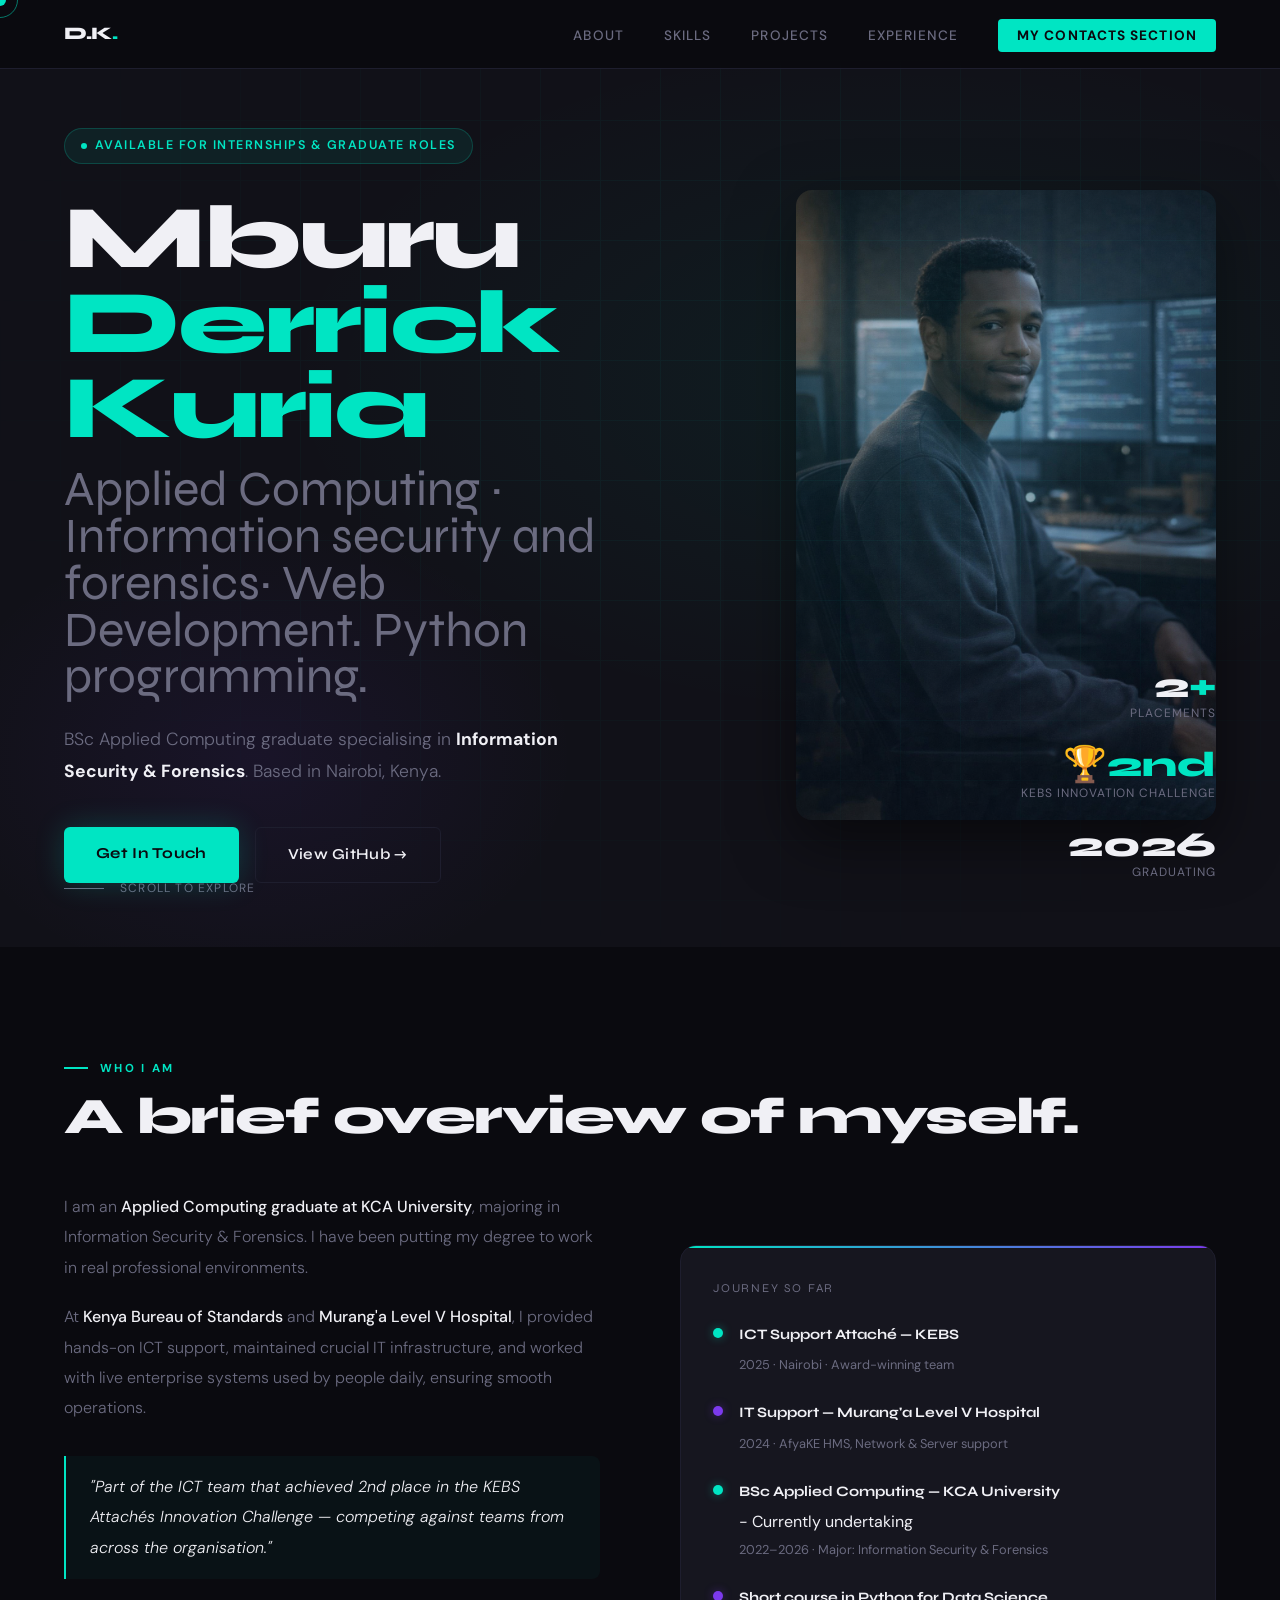
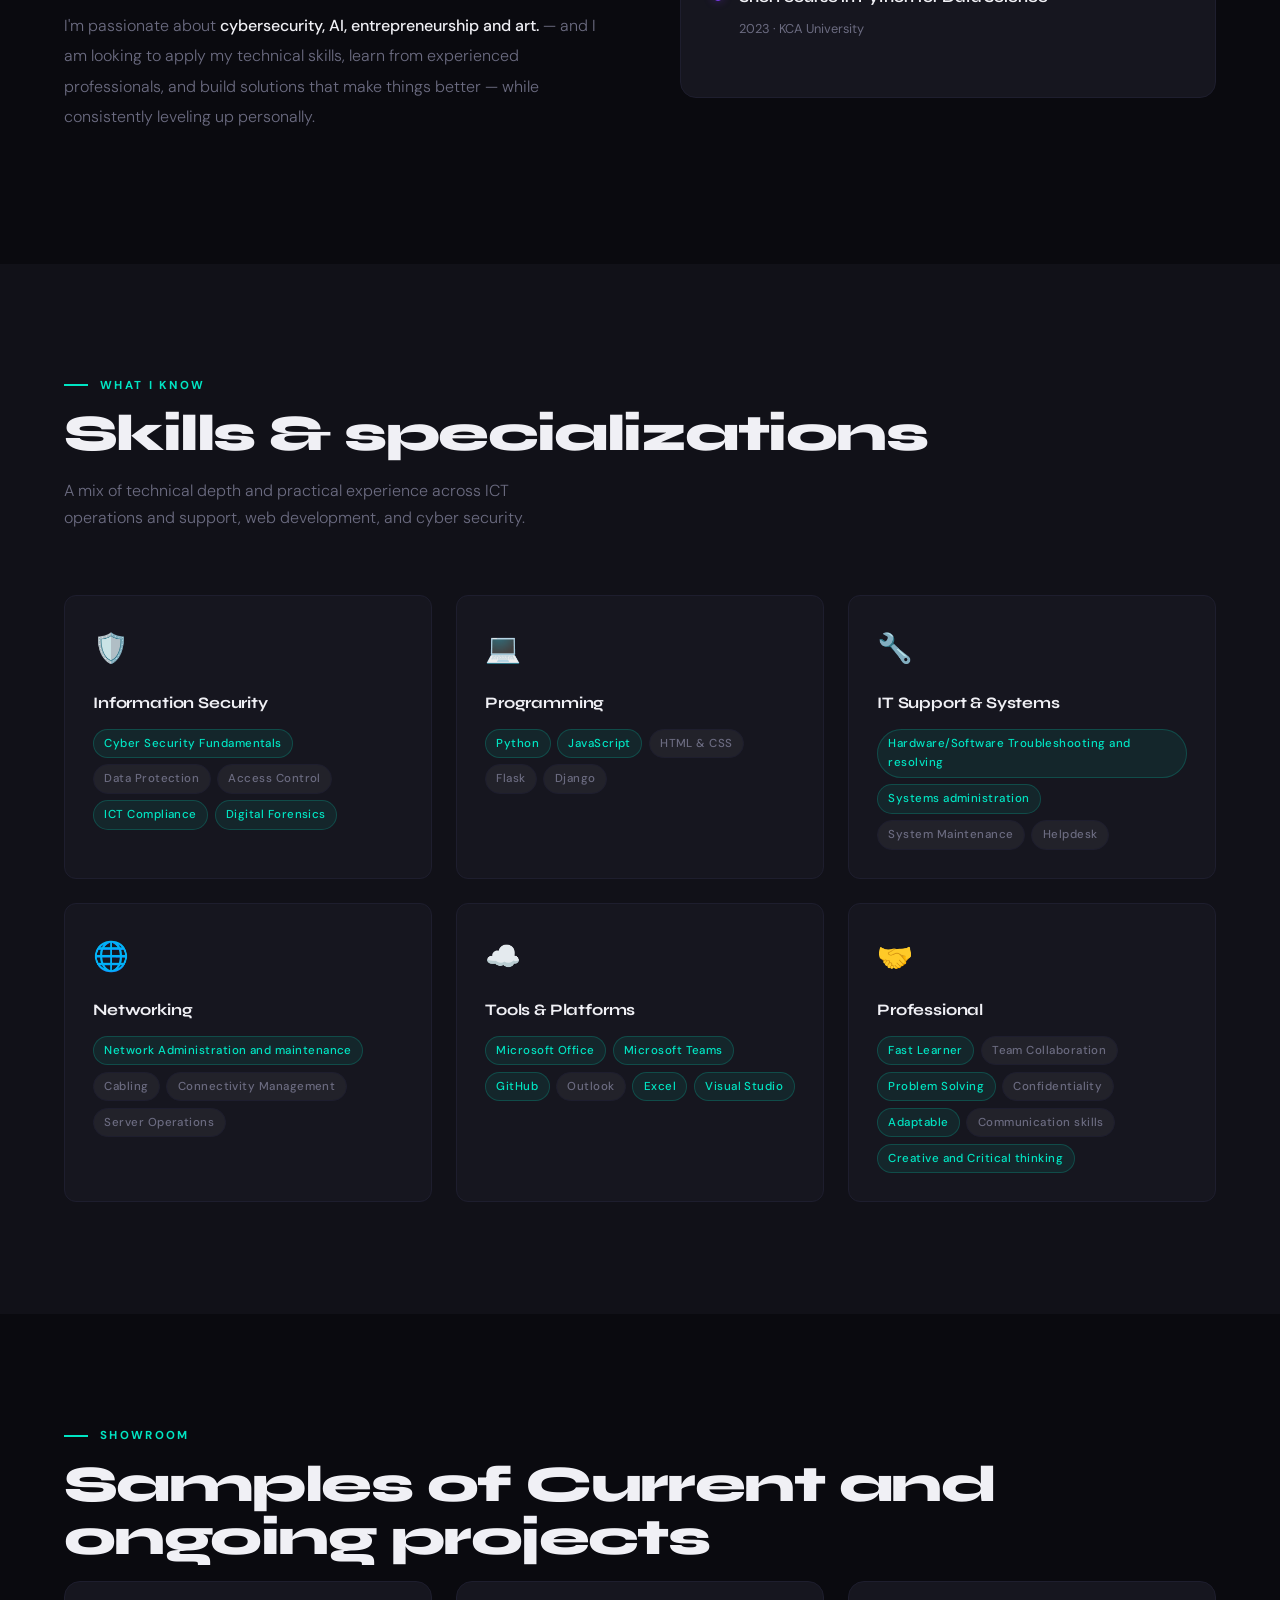
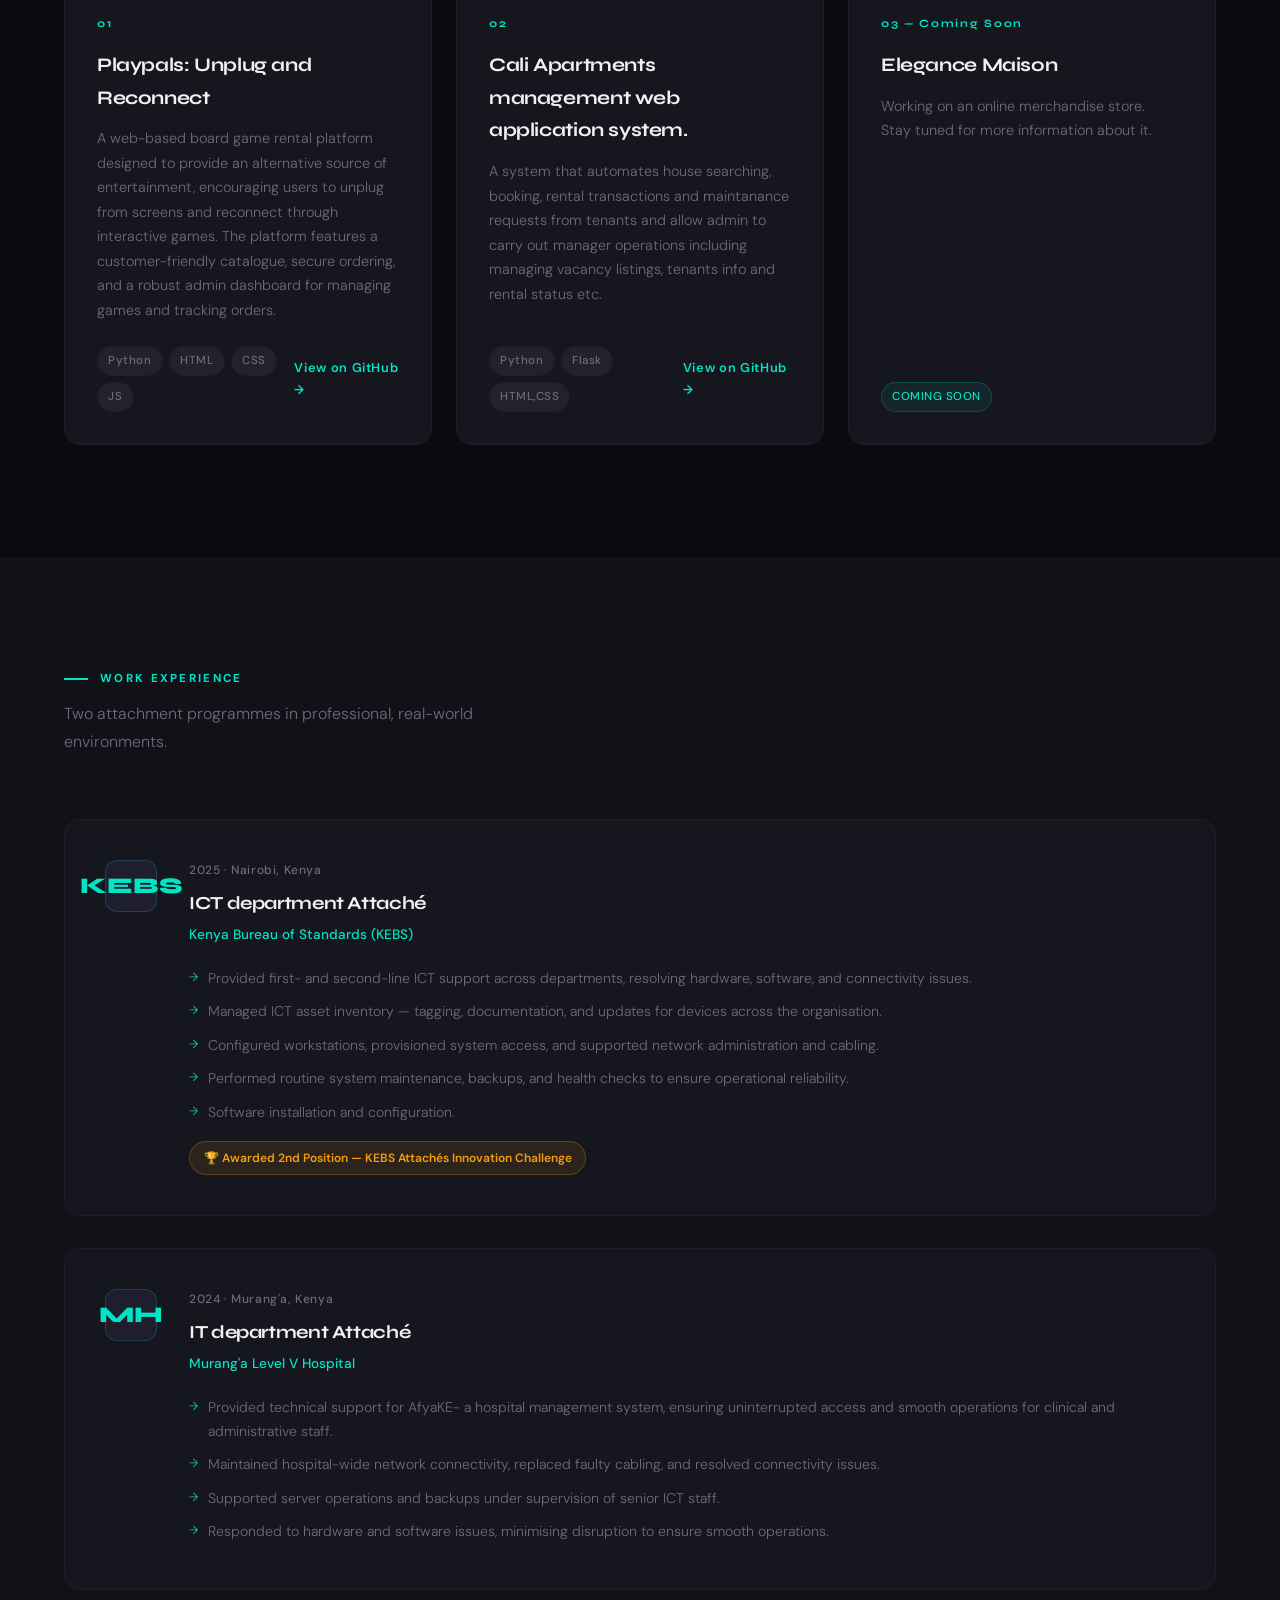
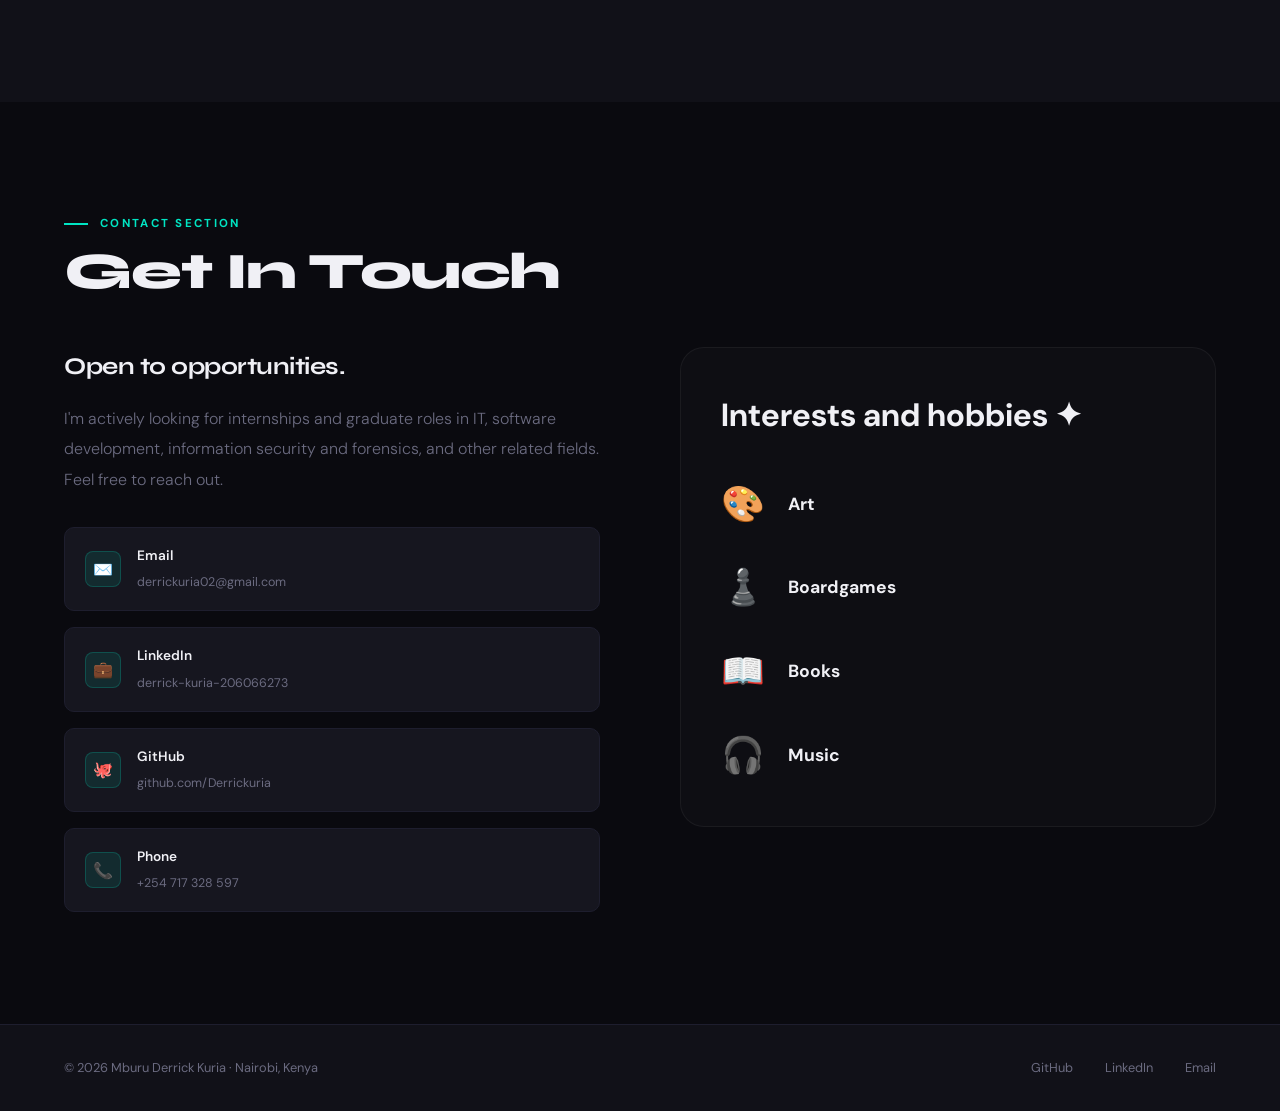
<file: index.html>
<!DOCTYPE html>
<html lang="en">
<head>
<meta charset="UTF-8">
<meta name="viewport" content="width=device-width, initial-scale=1.0">
<title>Derrick Kuria — Applied Computing</title>
<link href="https://fonts.googleapis.com/css2?family=Syne:wght@400;600;700;800&family=DM+Sans:ital,wght@0,300;0,400;0,500;1,300&display=swap" rel="stylesheet">
<link rel="stylesheet" href="style.css">
</head>
<body>

<div class="cursor" id="cursor"></div>
<div class="cursor-ring" id="cursorRing"></div>

<!-- NAV -->
<nav>
  <a href="#hero" class="nav-logo">D.K<span>.</span></a>
  <ul class="nav-links">
    <li><a href="#about">About</a></li>
    <li><a href="#skills">Skills</a></li>
    <li><a href="#projects">Projects</a></li>
    <li><a href="#experience">Experience</a></li>
    <li><a href="#contact" class="nav-cta">My Contacts section</a></li>
  </ul>
</nav>


<!-- HERO -->
<section id="hero">
  <div class="hero-bg"></div>
  <div class="hero-grid"></div>

  <div class="hero-inner">
  <div class="hero-content">
    <div class="hero-tag">Available for Internships & Graduate Roles</div>
    <h1>
      Mburu
      <span class="line2">Derrick Kuria</span>
      <span class="line3">Applied Computing · Information security and forensics· Web Development. Python programming.</span>
    </h1>
    <p class="hero-desc">
      BSc Applied Computing graduate specialising in <strong style="color:var(--text)">Information Security & Forensics</strong>. 
      Based in Nairobi, Kenya.
    </p>
    <div class="hero-actions">
      <a href="#contact" class="btn-primary">Get In Touch</a>
      <a href="https://github.com/Derrickuria" target="_blank" class="btn-outline">View GitHub →</a>
    </div>
  </div><!-- /hero-content -->

  <div class="hero-image-wrap">
    <img src="Derrickimage.png" alt="Derrick's ai portrait">
  </div>
  </div><!-- /hero-inner -->

  <div class="hero-stats">
    <div class="stat">
      <div class="stat-num">2<span>+</span></div>
      <div class="stat-label">Placements</div>
    </div>
    <div class="stat">
      <div class="stat-num">🏆<span>2nd</span></div>
      <div class="stat-label">KEBS Innovation challenge</div>
    </div>
    <div class="stat">
      <div class="stat-num">2026</div>
      <div class="stat-label">Graduating</div>
    </div>
  </div>

  <div class="hero-scroll">
    <div class="scroll-line"></div>
    Scroll to explore
  </div>
</section>

<!-- ABOUT -->
<section id="about">
  <div class="section-label">Who I Am</div>
  <h2>A brief overview of myself.</h2>

  <div class="about-grid">
    <div class="about-text reveal">
      <p>I am an <strong>Applied Computing graduate at KCA University</strong>, majoring in Information Security & Forensics. I have been putting my degree to work in real professional environments.</p>
      <p>At <strong>Kenya Bureau of Standards</strong> and <strong>Murang'a Level V Hospital</strong>, I provided hands-on ICT support, maintained crucial IT infrastructure, and worked with live enterprise systems used by people daily, ensuring smooth operations.</p>
      <div class="about-highlight">
        <p>"Part of the ICT team that achieved 2nd place in the KEBS Attachés Innovation Challenge — competing against teams from across the organisation."</p>
      </div>
      <p>I'm passionate about <strong>cybersecurity, AI, entrepreneurship and art.</strong> — and I am looking to apply my technical skills, learn from experienced professionals, and build solutions that make things better — while consistently leveling up personally.</p>
    </div>

    <div class="about-visual reveal reveal-delay-1">
      <div class="about-card">
        <div class="about-card-title">Journey So Far</div>
        <div class="timeline-item">
          <div class="timeline-dot"></div>
          <div class="timeline-info">
            <strong>ICT Support Attaché — KEBS</strong>
            <span>2025 · Nairobi · Award-winning team</span>
          </div>
        </div>
        <div class="timeline-item">
          <div class="timeline-dot purple"></div>
          <div class="timeline-info">
            <strong>IT Support — Murang'a Level V Hospital</strong>
            <span>2024 · AfyaKE HMS, Network & Server support</span>
          </div>
        </div>
        <div class="timeline-item">
          <div class="timeline-dot"></div>
          <div class="timeline-info">
            <strong>BSc Applied Computing — KCA University</strong> <p>- Currently undertaking</p>
            <span>2022–2026 · Major: Information Security & Forensics</span>
          </div>
        </div>
        <div class="timeline-item">
          <div class="timeline-dot purple"></div>
          <div class="timeline-info">
            <strong>Short course in Python for Data Science</strong>
            <span>2023 · KCA University</span>
          </div>
        </div>
      </div>
    </div>
  </div>
</section>

<!-- SKILLS -->
<section id="skills">
  <div class="section-label">What I Know</div>
  <h2>Skills & specializations</h2>
  <p class="section-sub">A mix of technical depth and practical experience across ICT operations and support, web development, and cyber security.</p>

  <div class="skills-grid">
    <div class="skill-card reveal">
      <span class="skill-icon">🛡️</span>
      <h3>Information Security</h3>
      <div class="skill-tags">
        <span class="tag accent">Cyber Security Fundamentals</span>
        <span class="tag">Data Protection</span>
        <span class="tag">Access Control</span>
        <span class="tag accent">ICT Compliance</span>
        <span class="tag accent ">Digital Forensics</span>
      </div>
    </div>
    <div class="skill-card reveal reveal-delay-1">
      <span class="skill-icon">💻</span>
      <h3>Programming</h3>
      <div class="skill-tags">
        <span class="tag accent">Python</span>
        <span class="tag accent">JavaScript</span>
        <span class="tag">HTML & CSS</span>
        <span class="tag">Flask</span>
        <span class="tag">Django</span>
      </div>
    </div>
    <div class="skill-card reveal reveal-delay-2">
      <span class="skill-icon">🔧</span>
      <h3>IT Support & Systems</h3>
      <div class="skill-tags">
        <span class="tag accent">Hardware/Software Troubleshooting and resolving</span>
        <span class="tag accent">Systems administration</span>
        <span class="tag">System Maintenance</span>
        <span class="tag">Helpdesk</span>
      </div>
    </div>
    <div class="skill-card reveal reveal-delay-3">
      <span class="skill-icon">🌐</span>
      <h3>Networking</h3>
      <div class="skill-tags">
        <span class="tag accent">Network Administration and maintenance</span>
        <span class="tag">Cabling</span>
        <span class="tag">Connectivity Management</span>
        <span class="tag">Server Operations</span>
      </div>
    </div>
    <div class="skill-card reveal">
      <span class="skill-icon">☁️</span>
      <h3>Tools & Platforms</h3>
      <div class="skill-tags">
        <span class="tag accent">Microsoft Office</span>
        <span class="tag accent">Microsoft Teams</span>
        <span class="tag accent">GitHub</span>
        <span class="tag">Outlook</span>
        <span class="tag accent">Excel</span>
        <span class="tag accent">Visual Studio</span>
      </div>
    </div>
    <div class="skill-card reveal reveal-delay-1">
      <span class="skill-icon">🤝</span>
      <h3>Professional</h3>
      <div class="skill-tags">
        <span class="tag accent">Fast Learner</span>
        <span class="tag">Team Collaboration</span>
        <span class="tag accent">Problem Solving</span>
        <span class="tag">Confidentiality</span>
        <span class="tag accent">Adaptable</span>
        <span class="tag">Communication skills</span>
        <span class="tag accent ">Creative and Critical thinking</span>
      </div>
    </div>
  </div>
</section>

<!-- PROJECTS -->
<section id="projects">
  <div class="section-label">SHOWROOM</div>
  <h2>Samples of Current and ongoing projects</h2>

  <div class="projects-grid">
    <div class="project-card reveal">
      <div class="project-num">01</div>
      <h3>Playpals: Unplug and Reconnect</h3>
      <p>A web-based board game rental platform designed to provide an alternative source of entertainment, encouraging users to unplug from screens and reconnect through interactive games. The platform features a customer-friendly catalogue, secure ordering, and a robust admin dashboard for managing games and tracking orders.</p>
      <div class="project-footer">
        <div class="project-tech">
          <span class="tag">Python</span>  
          <span class="tag">HTML</span>
          <span class="tag">CSS</span>
          <span class="tag">JS</span>
        </div>
        <a href="https://github.com/Derrickuria/Playpals-Unplug-and-Reconnect" target="_blank" class="project-link">View on GitHub →</a>
      </div>
    </div>

    <div class="project-card reveal reveal-delay-1">
      <div class="project-num">02 </div>
      <h3>Cali Apartments management web application system.</h3>
      <p>A system that automates house searching, booking, rental transactions and maintanance requests from tenants and allow admin to carry out manager operations including managing vacancy listings, tenants info and rental status etc. </p>
      <div class="project-footer">
        <div class="project-tech">
          <span class="tag">Python</span>
          <span class="tag">Flask</span>
          <span class="tag">HTML,CSS</span>
        </div>
        <a href="https://github.com/Derrickuria" target="_blank" class="project-link">View on GitHub →</a>
      </div>
    </div>

    <div class="project-card reveal reveal-delay-2">
      <div class="project-num">03 — Coming Soon</div>
      <h3>Elegance Maison</h3>
      <p>Working on an online merchandise store. <br> Stay tuned for more information about it.</p>
      <div class="project-footer">
        <div class="project-tech">
          <span class="tag accent">COMING SOON</span>
    
        </div>
      </div>
    </div>
  </div>
</section>

<!-- EXPERIENCE -->
<section id="experience">
  <div class="section-label">Work experience</div>
  <p class="section-sub">Two attachment programmes in professional, real-world environments.</p>

  <div class="experience-list">
    <div class="exp-card reveal">
      <div class="exp-logo">KEBS</div>
      <div>
        <div class="exp-date">2025 · Nairobi, Kenya</div>
        <h3>ICT department Attaché</h3>
        <div class="exp-org">Kenya Bureau of Standards (KEBS)</div>
        <ul class="exp-bullets">
          <li>Provided first- and second-line ICT support across departments, resolving hardware, software, and connectivity issues.</li>
          <li>Managed ICT asset inventory — tagging, documentation, and updates for devices across the organisation.</li>
          <li>Configured workstations, provisioned system access, and supported network administration and cabling.</li>
          <li>Performed routine system maintenance, backups, and health checks to ensure operational reliability.</li>
          <li>Software installation and configuration.</li>
        </ul>
        <div class="achievement-badge">🏆 Awarded 2nd Position — KEBS Attachés Innovation Challenge</div>
      </div>
    </div>

    <div class="exp-card reveal reveal-delay-1">
      <div class="exp-logo">MH</div>
      <div>
        <div class="exp-date">2024 · Murang'a, Kenya</div>
        <h3>IT department Attaché</h3>
        <div class="exp-org">Murang'a Level V Hospital</div>
        <ul class="exp-bullets">
          <li>Provided technical support for AfyaKE- a hospital management system, ensuring uninterrupted access and smooth operations for clinical and administrative staff.</li>
          <li>Maintained hospital-wide network connectivity, replaced faulty cabling, and resolved connectivity issues.</li>
          <li>Supported server operations and backups under supervision of senior ICT staff.</li>
          <li>Responded to hardware and software issues, minimising disruption to ensure smooth operations.</li>
        </ul>
      </div>
    </div>
  </div>
</section>

<!-- CONTACT -->
<section id="contact">
  <div class="section-label">Contact Section</div>
  <h2>Get In Touch</h2>

  <div class="contact-wrapper">
    <div class="contact-info reveal">
      <h3>Open to opportunities.</h3>
      <p>I'm actively looking for internships and graduate roles in IT, software development, information security and forensics, and other related fields. Feel free to reach out.</p>
      <div class="contact-links">
        <a href="mailto:derrickuria02@gmail.com" class="contact-link">
          <div class="contact-link-icon">✉️</div>
          <div class="contact-link-text">
            <strong>Email</strong>
            <span>derrickuria02@gmail.com</span>
          </div>
        </a>
        <a href="https://www.linkedin.com/in/derrick-kuria-206066273/" target="_blank" class="contact-link">
          <div class="contact-link-icon">💼</div>
          <div class="contact-link-text">
            <strong>LinkedIn</strong>
            <span>derrick-kuria-206066273</span>
          </div>
        </a>
        <a href="https://github.com/Derrickuria" target="_blank" class="contact-link">
          <div class="contact-link-icon">🐙</div>
          <div class="contact-link-text">
            <strong>GitHub</strong>
            <span>github.com/Derrickuria</span>
          </div>
        </a>
        <a href="tel:+254717328597" class="contact-link">
          <div class="contact-link-icon">📞</div>
          <div class="contact-link-text">
            <strong>Phone</strong>
            <span>+254 717 328 597</span>
          </div>
        </a>
      </div>
    </div>

    <div class="reveal reveal-delay-1">
  <div class="personality-card" style="background: rgba(255,255,255,0.02); padding: 2.5rem; border-radius: 24px; border: 1px solid rgba(255,255,255,0.05);">
    <h3 style="font-size: 2rem; margin-bottom: 2rem;">Interests and hobbies ✦</h3>
    
    <div style="display: flex; flex-direction: column; gap: 1.5rem;">
      <div style="display: flex; align-items: center; gap: 1.2rem;">
        <span style="font-size: 2.2rem; min-width: 3rem;">🎨</span>
        <div>
          <strong style="color: var(--text); font-size: 1.1rem;">Art</strong>
        </div>
      </div>
      
      <div style="display: flex; align-items: center; gap: 1.2rem;">
        <span style="font-size: 2.2rem; min-width: 3rem;">♟️</span>
        <div>
          <strong style="color: var(--text); font-size: 1.1rem;">Boardgames</strong>
        </div>
      </div>
      
      
      <div style="display: flex; align-items: center; gap: 1.2rem;">
        <span style="font-size: 2.2rem; min-width: 3rem;">📖</span>
        <div>
          <strong style="color: var(--text); font-size: 1.1rem;">Books</strong>
        </div>
      </div>
      
      <div style="display: flex; align-items: center; gap: 1.2rem;">
        <span style="font-size: 2.2rem; min-width: 3rem;">🎧</span>
        <div>
          <strong style="color: var(--text); font-size: 1.1rem;">Music</strong>
        </div>
      </div>
    </div>
  </div>
</div>
</section>

<!-- FOOTER -->
<footer>
  <p>© 2026 Mburu Derrick Kuria · Nairobi, Kenya</p>
  <div class="footer-links">
    <a href="https://github.com/Derrickuria" target="_blank">GitHub</a>
    <a href="https://www.linkedin.com/in/derrick-kuria-206066273/" target="_blank">LinkedIn</a>
    <a href="mailto:derrickuria02@gmail.com">Email</a>
  </div>
</footer>

<script>
  // Custom cursor
  const cursor = document.getElementById('cursor');
  const ring = document.getElementById('cursorRing');
  let mx = 0, my = 0, rx = 0, ry = 0;
  document.addEventListener('mousemove', e => { mx = e.clientX; my = e.clientY; });
  function animateCursor() {
    cursor.style.left = mx + 'px'; cursor.style.top = my + 'px';
    rx += (mx - rx) * 0.12; ry += (my - ry) * 0.12;
    ring.style.left = rx + 'px'; ring.style.top = ry + 'px';
    requestAnimationFrame(animateCursor);
  }
  animateCursor();

  document.querySelectorAll('a, button').forEach(el => {
    el.addEventListener('mouseenter', () => {
      cursor.style.transform = 'translate(-50%, -50%) scale(2.5)';
      ring.style.width = '60px'; ring.style.height = '60px'; ring.style.opacity = '0.2';
    });
    el.addEventListener('mouseleave', () => {
      cursor.style.transform = 'translate(-50%, -50%) scale(1)';
      ring.style.width = '36px'; ring.style.height = '36px'; ring.style.opacity = '0.5';
    });
  });

  // Scroll reveal
  const observer = new IntersectionObserver(entries => {
    entries.forEach(e => { if (e.isIntersecting) e.target.classList.add('visible'); });
  }, { threshold: 0.12 });
  document.querySelectorAll('.reveal').forEach(el => observer.observe(el));

  // Active nav highlight
  const sections = document.querySelectorAll('section[id]');
  window.addEventListener('scroll', () => {
    let current = '';
    sections.forEach(s => { if (window.scrollY >= s.offsetTop - 200) current = s.id; });
    document.querySelectorAll('.nav-links a').forEach(a => {
      a.style.color = a.getAttribute('href') === '#' + current ? 'var(--accent)' : '';
    });
  });
</script>
</body>
</html>
</file>
<file: style.css>
:root {
    --bg: #0A0A0F;
    --surface: #111118;
    --card: #16161F;
    --border: #1E1E2E;
    --accent: #00E5C3;
    --accent2: #7C3AED;
    --accent3: #F59E0B;
    --text: #F0F0F5;
    --muted: #6B6B80;
    --heading: 'Syne', sans-serif;
    --body: 'DM Sans', sans-serif;
  }

  *, *::before, *::after { box-sizing: border-box; margin: 0; padding: 0; }

  html { scroll-behavior: smooth; }

  body {
    background: var(--bg);
    color: var(--text);
    font-family: var(--body);
    font-size: 16px;
    line-height: 1.7;
    overflow-x: hidden;
    cursor: none;
  }

  /* ── CUSTOM CURSOR ── */
  .cursor {
    width: 12px; height: 12px;
    background: var(--accent);
    border-radius: 50%;
    position: fixed; top: 0; left: 0;
    pointer-events: none; z-index: 9999;
    transition: transform 0.15s ease, opacity 0.2s;
    transform: translate(-50%, -50%);
  }
  .cursor-ring {
    width: 36px; height: 36px;
    border: 1.5px solid var(--accent);
    border-radius: 50%;
    position: fixed; top: 0; left: 0;
    pointer-events: none; z-index: 9998;
    transition: transform 0.35s ease, width 0.3s, height 0.3s, opacity 0.2s;
    transform: translate(-50%, -50%);
    opacity: 0.5;
  }
  body:hover .cursor { opacity: 1; }
  a:hover ~ .cursor, button:hover ~ .cursor { transform: translate(-50%, -50%) scale(2); }

  /* ── NOISE OVERLAY ── */
  body::before {
    content: '';
    position: fixed; inset: 0;
    background-image: url("data:image/svg+xml,%3Csvg viewBox='0 0 256 256' xmlns='http://www.w3.org/2000/svg'%3E%3Cfilter id='noise'%3E%3CfeTurbulence type='fractalNoise' baseFrequency='0.9' numOctaves='4' stitchTiles='stitch'/%3E%3C/filter%3E%3Crect width='100%25' height='100%25' filter='url(%23noise)' opacity='0.04'/%3E%3C/svg%3E");
    pointer-events: none; z-index: 0; opacity: 0.4;
  }

  /* ── NAV ── */
  nav {
    position: fixed; top: 0; left: 0; right: 0; z-index: 100;
    display: flex; align-items: center; justify-content: space-between;
    padding: 1.2rem 4rem;
    background: rgba(10,10,15,0.85);
    backdrop-filter: blur(20px);
    border-bottom: 1px solid var(--border);
  }
  .nav-logo {
    font-family: var(--heading);
    font-weight: 800; font-size: 1.1rem;
    letter-spacing: -0.02em;
    color: var(--text);
    text-decoration: none;
  }
  .nav-logo span { color: var(--accent); }
  .nav-links { display: flex; gap: 2.5rem; list-style: none; }
  .nav-links a {
    font-size: 0.85rem; font-weight: 500;
    color: var(--muted); text-decoration: none;
    letter-spacing: 0.08em; text-transform: uppercase;
    transition: color 0.2s;
    position: relative;
  }
  .nav-links a::after {
    content: ''; position: absolute; bottom: -4px; left: 0;
    width: 0; height: 1px; background: var(--accent);
    transition: width 0.3s ease;
  }
  .nav-links a:hover { color: var(--accent); }
  .nav-links a:hover::after { width: 100%; }
  .nav-cta {
    background: var(--accent); color: var(--bg) !important;
    padding: 0.5rem 1.2rem; border-radius: 4px;
    font-weight: 700 !important;
    transition: background 0.2s, transform 0.2s !important;
  }
  .nav-cta:hover { background: #00c9aa !important; transform: translateY(-1px); }
  .nav-cta::after { display: none !important; }

  /* ── HERO ── */
  #hero {
    min-height: 100vh;
    display: flex; align-items: center;
    padding: 8rem 4rem 4rem;
    position: relative;
    overflow: hidden;
  }

  .hero-bg {
    position: absolute; inset: 0; z-index: 0;
    background:
      radial-gradient(ellipse 80% 60% at 70% 40%, rgba(0,229,195,0.06) 0%, transparent 60%),
      radial-gradient(ellipse 50% 50% at 20% 80%, rgba(124,58,237,0.08) 0%, transparent 50%);
  }

  .hero-grid {
    position: absolute; inset: 0; z-index: 0; opacity: 0.04;
    background-image:
      linear-gradient(var(--accent) 1px, transparent 1px),
      linear-gradient(90deg, var(--accent) 1px, transparent 1px);
    background-size: 60px 60px;
    mask-image: radial-gradient(ellipse 80% 80% at 60% 40%, black 30%, transparent 80%);
  }

  .hero-content { position: relative; z-index: 1; max-width: 780px; }

  .hero-tag {
    display: inline-flex; align-items: center; gap: 0.5rem;
    background: rgba(0,229,195,0.08); border: 1px solid rgba(0,229,195,0.2);
    color: var(--accent); font-size: 0.78rem; font-weight: 600;
    letter-spacing: 0.12em; text-transform: uppercase;
    padding: 0.4rem 1rem; border-radius: 100px;
    margin-bottom: 2rem;
    animation: fadeUp 0.8s ease both;
  }
  .hero-tag::before {
    content: ''; width: 6px; height: 6px;
    background: var(--accent); border-radius: 50%;
    animation: pulse 2s infinite;
  }

  @keyframes pulse {
    0%, 100% { opacity: 1; transform: scale(1); }
    50% { opacity: 0.4; transform: scale(1.5); }
  }

  h1 {
    font-family: var(--heading);
    font-size: clamp(3rem, 7vw, 6.5rem);
    font-weight: 800;
    line-height: 0.95;
    letter-spacing: -0.03em;
    margin-bottom: 1.5rem;
    animation: fadeUp 0.8s 0.1s ease both;
  }
  h1 .line2 { color: var(--accent); display: block; }
  h1 .line3 { color: var(--muted); display: block; font-weight: 400; font-size: 0.55em; letter-spacing: 0; margin-top: 0.3em; }

  .hero-desc {
    font-size: 1.1rem; color: var(--muted); max-width: 520px;
    margin-bottom: 2.5rem; font-weight: 300; line-height: 1.8;
    animation: fadeUp 0.8s 0.2s ease both;
  }

  .hero-actions {
    display: flex; gap: 1rem; flex-wrap: wrap;
    animation: fadeUp 0.8s 0.3s ease both;
  }

  .btn-primary {
    background: var(--accent); color: var(--bg);
    padding: 0.85rem 2rem; border-radius: 6px;
    font-family: var(--heading); font-weight: 700; font-size: 0.95rem;
    text-decoration: none; letter-spacing: 0.02em;
    transition: transform 0.2s, box-shadow 0.2s;
    box-shadow: 0 0 30px rgba(0,229,195,0.2);
  }
  .btn-primary:hover { transform: translateY(-3px); box-shadow: 0 8px 40px rgba(0,229,195,0.35); }

  .btn-outline {
    border: 1px solid var(--border); color: var(--text);
    padding: 0.85rem 2rem; border-radius: 6px;
    font-family: var(--heading); font-weight: 600; font-size: 0.95rem;
    text-decoration: none; letter-spacing: 0.02em;
    transition: border-color 0.2s, color 0.2s, transform 0.2s;
  }
  .btn-outline:hover { border-color: var(--accent); color: var(--accent); transform: translateY(-3px); }

  .hero-scroll {
    position: absolute; bottom: 3rem; left: 4rem;
    display: flex; align-items: center; gap: 1rem;
    color: var(--muted); font-size: 0.75rem; letter-spacing: 0.1em;
    text-transform: uppercase; animation: fadeUp 0.8s 0.6s ease both;
  }
  .scroll-line {
    width: 40px; height: 1px; background: var(--muted);
    animation: scrollLine 2s infinite;
  }
  @keyframes scrollLine {
    0% { width: 40px; opacity: 1; }
    50% { width: 70px; opacity: 0.5; }
    100% { width: 40px; opacity: 1; }
  }

  .hero-stats {
    position: absolute; right: 4rem; bottom: 4rem; z-index: 1;
    display: flex; flex-direction: column; gap: 1.5rem;
    animation: fadeUp 0.8s 0.4s ease both;
  }
  .stat {
    text-align: right;
  }
  .stat-num {
    font-family: var(--heading); font-size: 2.2rem; font-weight: 800;
    color: var(--text); line-height: 1;
  }
  .stat-num span { color: var(--accent); }
  .stat-label { font-size: 0.75rem; color: var(--muted); letter-spacing: 0.08em; text-transform: uppercase; }

  @keyframes fadeUp {
    from { opacity: 0; transform: translateY(24px); }
    to { opacity: 1; transform: translateY(0); }
  }

  /* ── SECTIONS ── */
  section { padding: 7rem 4rem; position: relative; z-index: 1; }
  section:nth-child(even) { background: var(--surface); }

  .section-label {
    font-size: 0.72rem; font-weight: 700; letter-spacing: 0.2em;
    text-transform: uppercase; color: var(--accent);
    margin-bottom: 0.75rem;
    display: flex; align-items: center; gap: 0.75rem;
  }
  .section-label::before {
    content: ''; width: 24px; height: 2px; background: var(--accent);
  }

  h2 {
    font-family: var(--heading);
    font-size: clamp(2rem, 4vw, 3.5rem);
    font-weight: 800; letter-spacing: -0.03em;
    line-height: 1.05; margin-bottom: 1rem;
  }

  .section-sub { color: var(--muted); max-width: 500px; margin-bottom: 4rem; font-weight: 300; }

  /* ── ABOUT ── */
  .about-grid {
    display: grid; grid-template-columns: 1fr 1fr;
    gap: 5rem; align-items: center; margin-top: 3rem;
  }
  .about-text p { color: var(--muted); margin-bottom: 1.2rem; font-weight: 300; line-height: 1.9; }
  .about-text p strong { color: var(--text); font-weight: 500; }

  .about-highlight {
    border-left: 2px solid var(--accent);
    padding: 1rem 1.5rem;
    background: rgba(0,229,195,0.04);
    border-radius: 0 8px 8px 0;
    margin: 2rem 0;
  }
  .about-highlight p { color: var(--text) !important; font-style: italic; margin: 0 !important; }

  .about-visual {
    position: relative;
  }
  .about-card {
    background: var(--card);
    border: 1px solid var(--border);
    border-radius: 16px;
    padding: 2rem;
    position: relative;
    overflow: hidden;
  }
  .about-card::before {
    content: '';
    position: absolute; top: 0; left: 0; right: 0; height: 2px;
    background: linear-gradient(90deg, var(--accent), var(--accent2));
  }
  .about-card-title {
    font-family: var(--heading); font-size: 0.75rem;
    letter-spacing: 0.15em; text-transform: uppercase;
    color: var(--muted); margin-bottom: 1.5rem;
  }
  .timeline-item {
    display: flex; gap: 1rem; margin-bottom: 1.5rem;
    align-items: flex-start;
  }
  .timeline-dot {
    width: 10px; height: 10px; border-radius: 50%;
    background: var(--accent); flex-shrink: 0; margin-top: 5px;
    box-shadow: 0 0 10px rgba(0,229,195,0.4);
  }
  .timeline-dot.purple { background: var(--accent2); box-shadow: 0 0 10px rgba(124,58,237,0.4); }
  .timeline-info strong {
    font-family: var(--heading); font-size: 0.9rem;
    display: block; margin-bottom: 0.2rem;
  }
  .timeline-info span { font-size: 0.8rem; color: var(--muted); }

  /* ── SKILLS ── */
  .skills-grid {
    display: grid; grid-template-columns: repeat(auto-fit, minmax(280px, 1fr));
    gap: 1.5rem; margin-top: 1rem;
  }
  .skill-card {
    background: var(--card); border: 1px solid var(--border);
    border-radius: 12px; padding: 1.75rem;
    transition: border-color 0.3s, transform 0.3s;
    position: relative; overflow: hidden;
  }
  .skill-card:hover { border-color: var(--accent); transform: translateY(-4px); }
  .skill-card::after {
    content: ''; position: absolute; bottom: 0; left: 0; right: 0; height: 3px;
    background: linear-gradient(90deg, var(--accent), var(--accent2));
    transform: scaleX(0); transform-origin: left;
    transition: transform 0.4s ease;
  }
  .skill-card:hover::after { transform: scaleX(1); }
  .skill-icon {
    font-size: 1.8rem; margin-bottom: 1rem;
    display: block;
  }
  .skill-card h3 {
    font-family: var(--heading); font-size: 1rem; font-weight: 700;
    margin-bottom: 0.75rem; letter-spacing: -0.01em;
  }
  .skill-tags { display: flex; flex-wrap: wrap; gap: 0.4rem; }
  .tag {
    font-size: 0.72rem; font-weight: 500; letter-spacing: 0.04em;
    padding: 0.25rem 0.65rem; border-radius: 100px;
    background: rgba(255,255,255,0.05); border: 1px solid var(--border);
    color: var(--muted);
  }
  .tag.accent { background: rgba(0,229,195,0.08); border-color: rgba(0,229,195,0.2); color: var(--accent); }

  /* ── PROJECTS ── */
  .projects-grid {
    display: grid; grid-template-columns: repeat(auto-fit, minmax(320px, 1fr));
    gap: 1.5rem; margin-top: 1rem;
  }
  .project-card {
    background: var(--card); border: 1px solid var(--border);
    border-radius: 16px; padding: 2rem;
    transition: transform 0.3s, border-color 0.3s;
    display: flex; flex-direction: column;
  }
  .project-card:hover { transform: translateY(-6px); border-color: rgba(0,229,195,0.3); }
  .project-card.placeholder { opacity: 0.4; border-style: dashed; }
  .project-num {
    font-family: var(--heading); font-size: 0.7rem; font-weight: 700;
    letter-spacing: 0.15em; color: var(--accent); margin-bottom: 1rem;
  }
  .project-card h3 {
    font-family: var(--heading); font-size: 1.2rem; font-weight: 700;
    margin-bottom: 0.75rem; letter-spacing: -0.02em;
  }
  .project-card p { color: var(--muted); font-size: 0.9rem; flex: 1; margin-bottom: 1.5rem; font-weight: 300; }
  .project-footer {
    display: flex; justify-content: space-between; align-items: center;
  }
  .project-tech { display: flex; gap: 0.4rem; flex-wrap: wrap; }
  .project-link {
    color: var(--accent); font-size: 0.8rem; font-weight: 600;
    text-decoration: none; letter-spacing: 0.05em;
    display: flex; align-items: center; gap: 0.3rem;
    transition: gap 0.2s;
  }
  .project-link:hover { gap: 0.6rem; }

  /* ── EXPERIENCE ── */
  .experience-list { display: flex; flex-direction: column; gap: 2rem; margin-top: 1rem; }
  .exp-card {
    background: var(--card); border: 1px solid var(--border);
    border-radius: 16px; padding: 2.5rem;
    display: grid; grid-template-columns: auto 1fr;
    gap: 2rem; align-items: start;
    transition: border-color 0.3s;
    position: relative; overflow: hidden;
  }
  .exp-card:hover { border-color: rgba(0,229,195,0.2); }
  .exp-card::before {
    content: ''; position: absolute; top: 0; left: 0; bottom: 0; width: 3px;
    background: linear-gradient(180deg, var(--accent), var(--accent2));
    opacity: 0; transition: opacity 0.3s;
  }
  .exp-card:hover::before { opacity: 1; }
  .exp-logo {
    width: 52px; height: 52px; border-radius: 12px;
    background: var(--border); display: flex; align-items: center; justify-content: center;
    font-size: 1.4rem; font-weight: 800; font-family: var(--heading);
    color: var(--accent); flex-shrink: 0;
    border: 1px solid rgba(0,229,195,0.2);
  }
  .exp-date {
    font-size: 0.75rem; color: var(--muted); letter-spacing: 0.05em;
    margin-bottom: 0.5rem; font-weight: 500;
  }
  .exp-card h3 {
    font-family: var(--heading); font-size: 1.15rem; font-weight: 700;
    margin-bottom: 0.2rem; letter-spacing: -0.02em;
  }
  .exp-org { color: var(--accent); font-size: 0.85rem; font-weight: 500; margin-bottom: 1rem; }
  .exp-bullets { list-style: none; }
  .exp-bullets li {
    font-size: 0.88rem; color: var(--muted); padding: 0.3rem 0;
    padding-left: 1.2rem; position: relative; font-weight: 300;
  }
  .exp-bullets li::before {
    content: '→'; position: absolute; left: 0; color: var(--accent); font-size: 0.75rem;
  }
  .achievement-badge {
    display: inline-flex; align-items: center; gap: 0.4rem;
    background: rgba(245,158,11,0.1); border: 1px solid rgba(245,158,11,0.25);
    color: var(--accent3); font-size: 0.75rem; font-weight: 600;
    padding: 0.35rem 0.85rem; border-radius: 100px; margin-top: 0.75rem;
  }

  /* ── CONTACT ── */
  #contact {
    background: var(--bg);
  }
  .contact-wrapper {
    display: grid; grid-template-columns: 1fr 1fr;
    gap: 5rem; align-items: start; margin-top: 3rem;
  }
  .contact-info h3 {
    font-family: var(--heading); font-size: 1.5rem; font-weight: 700;
    margin-bottom: 1rem; letter-spacing: -0.02em;
  }
  .contact-info p { color: var(--muted); font-weight: 300; line-height: 1.9; margin-bottom: 2rem; }
  .contact-links { display: flex; flex-direction: column; gap: 1rem; }
  .contact-link {
    display: flex; align-items: center; gap: 1rem;
    color: var(--text); text-decoration: none;
    padding: 1rem 1.25rem; border-radius: 10px;
    border: 1px solid var(--border); background: var(--card);
    transition: border-color 0.2s, transform 0.2s;
  }
  .contact-link:hover { border-color: var(--accent); transform: translateX(4px); }
  .contact-link-icon {
    width: 36px; height: 36px; border-radius: 8px;
    background: rgba(0,229,195,0.1); border: 1px solid rgba(0,229,195,0.2);
    display: flex; align-items: center; justify-content: center;
    font-size: 1rem; flex-shrink: 0;
  }
  .contact-link-text strong { display: block; font-size: 0.85rem; font-weight: 600; }
  .contact-link-text span { font-size: 0.78rem; color: var(--muted); }

  .contact-form { display: flex; flex-direction: column; gap: 1.2rem; }
  .form-group { display: flex; flex-direction: column; gap: 0.4rem; }
  .form-group label {
    font-size: 0.75rem; font-weight: 600; letter-spacing: 0.1em;
    text-transform: uppercase; color: var(--muted);
  }
  .form-group input, .form-group textarea {
    background: var(--card); border: 1px solid var(--border);
    color: var(--text); font-family: var(--body); font-size: 0.9rem;
    padding: 0.85rem 1rem; border-radius: 8px;
    transition: border-color 0.2s; outline: none; resize: none;
  }
  .form-group input:focus, .form-group textarea:focus { border-color: var(--accent); }
  .form-group textarea { min-height: 120px; }
  .form-submit {
    background: var(--accent); color: var(--bg);
    border: none; cursor: pointer;
    padding: 1rem 2rem; border-radius: 8px;
    font-family: var(--heading); font-weight: 700; font-size: 0.95rem;
    letter-spacing: 0.02em; transition: transform 0.2s, box-shadow 0.2s;
    box-shadow: 0 0 20px rgba(0,229,195,0.15);
  }
  .form-submit:hover { transform: translateY(-2px); box-shadow: 0 8px 30px rgba(0,229,195,0.3); }
  .form-note { font-size: 0.78rem; color: var(--muted); text-align: center; }

  /* ── FOOTER ── */
  footer {
    border-top: 1px solid var(--border);
    padding: 2rem 4rem;
    display: flex; justify-content: space-between; align-items: center;
    background: var(--surface);
  }
  footer p { font-size: 0.8rem; color: var(--muted); }
  .footer-links { display: flex; gap: 2rem; }
  .footer-links a { font-size: 0.8rem; color: var(--muted); text-decoration: none; transition: color 0.2s; }
  .footer-links a:hover { color: var(--accent); }

  /* ── REVEAL ANIMATIONS ── */
  .reveal {
    opacity: 0; transform: translateY(30px);
    transition: opacity 0.7s ease, transform 0.7s ease;
  }
  .reveal.visible { opacity: 1; transform: none; }
  .reveal-delay-1 { transition-delay: 0.1s; }
  .reveal-delay-2 { transition-delay: 0.2s; }
  .reveal-delay-3 { transition-delay: 0.3s; }

  /* ── MOBILE ── */
  @media (max-width: 768px) {
    nav { padding: 1rem 1.5rem; }
    .nav-links { display: none; }
    section, #hero { padding: 5rem 1.5rem; }
    .about-grid, .contact-wrapper { grid-template-columns: 1fr; gap: 2rem; }
    .hero-stats { position: static; margin-top: 3rem; flex-direction: row; gap: 2rem; }
    footer { flex-direction: column; gap: 1rem; padding: 1.5rem; text-align: center; }
    .hero-scroll { display: none; }
  }

  .hero-inner{
  display: grid;
  grid-template-columns: 1.1fr 0.9fr;
  align-items: center;
  gap: 3rem;
  width: 100%;
}

.hero-image-wrap{
  display: flex;
  justify-content: flex-end;
  align-items: center;
}

.hero-image-wrap img{
  width: 420px;
  max-width: 100%;
  height: auto;
  border-radius: 16px;
  object-fit: cover;
  box-shadow: 0 20px 60px rgba(0,0,0,0.5);
}

.hero-image-wrap img{
  width:420px;
  border-radius:16px;
  box-shadow: 0 20px 60px rgba(0,0,0,0.5);
}
</file>
